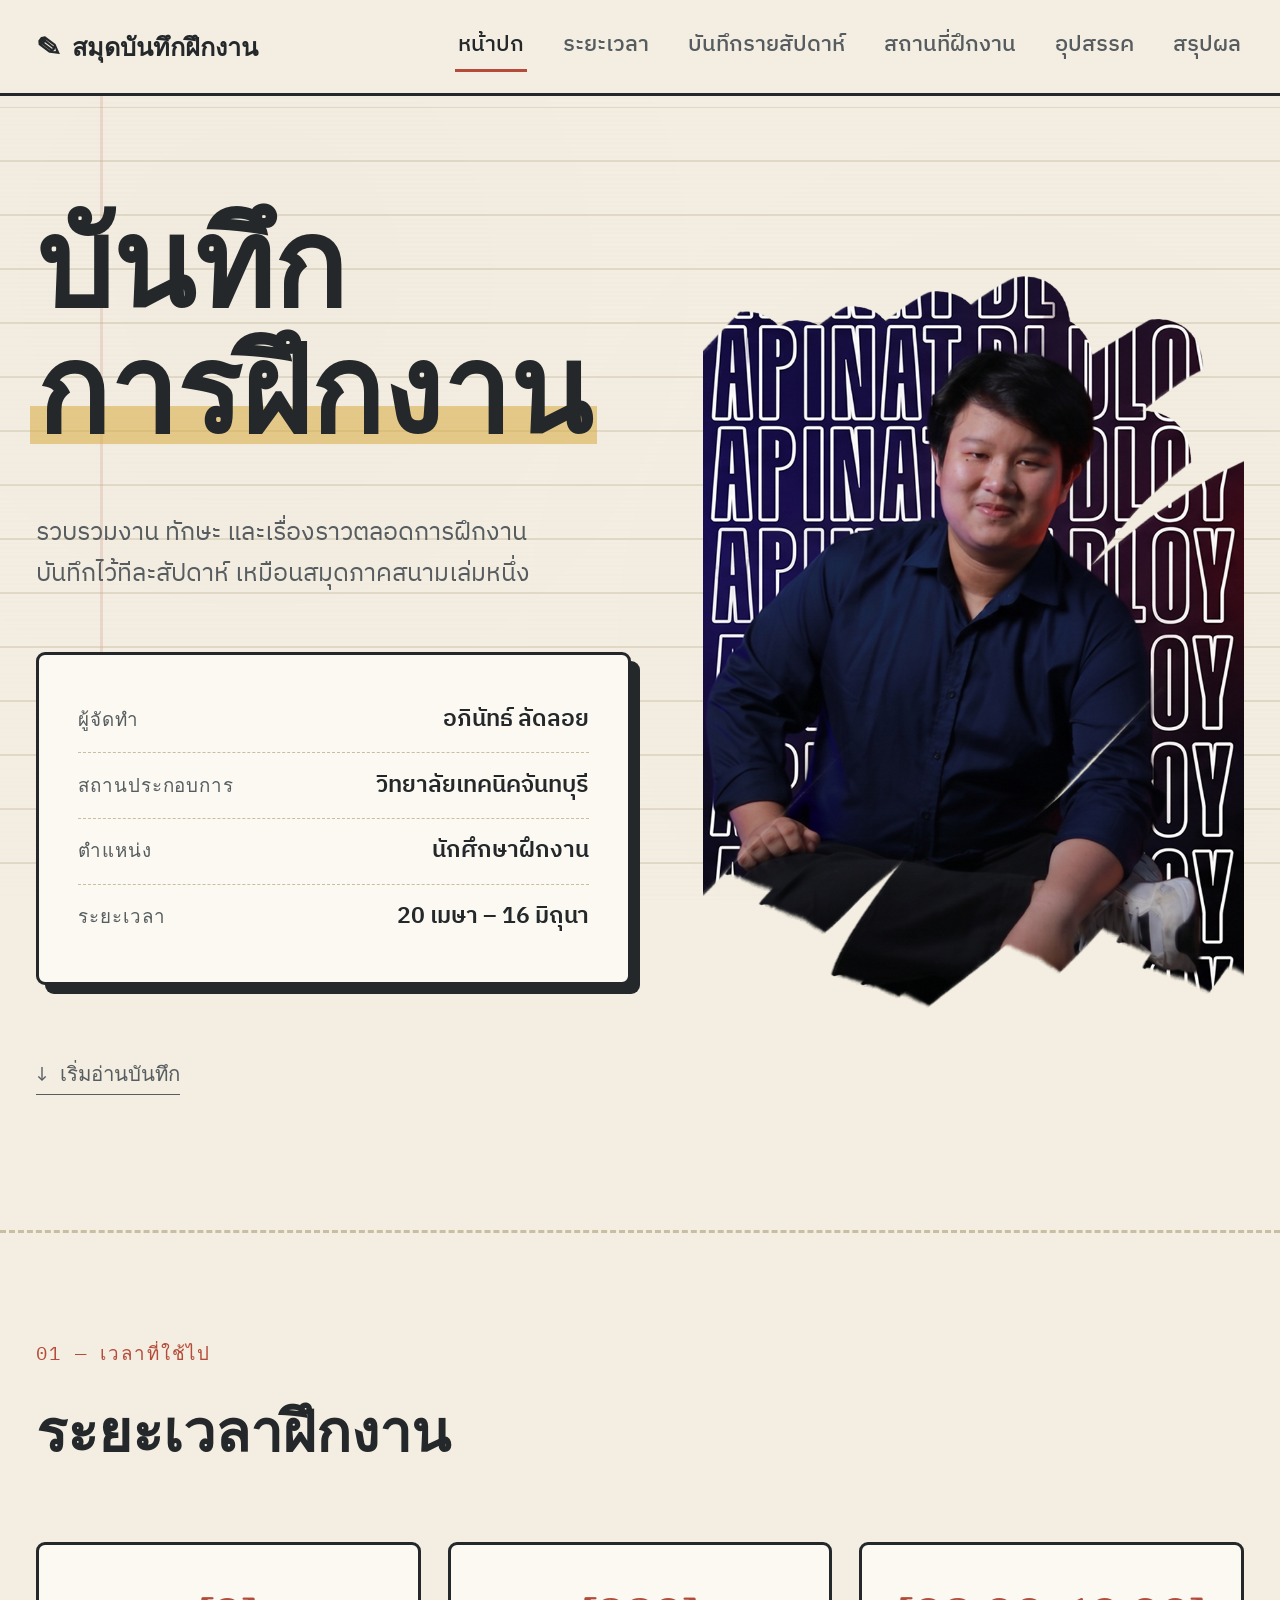
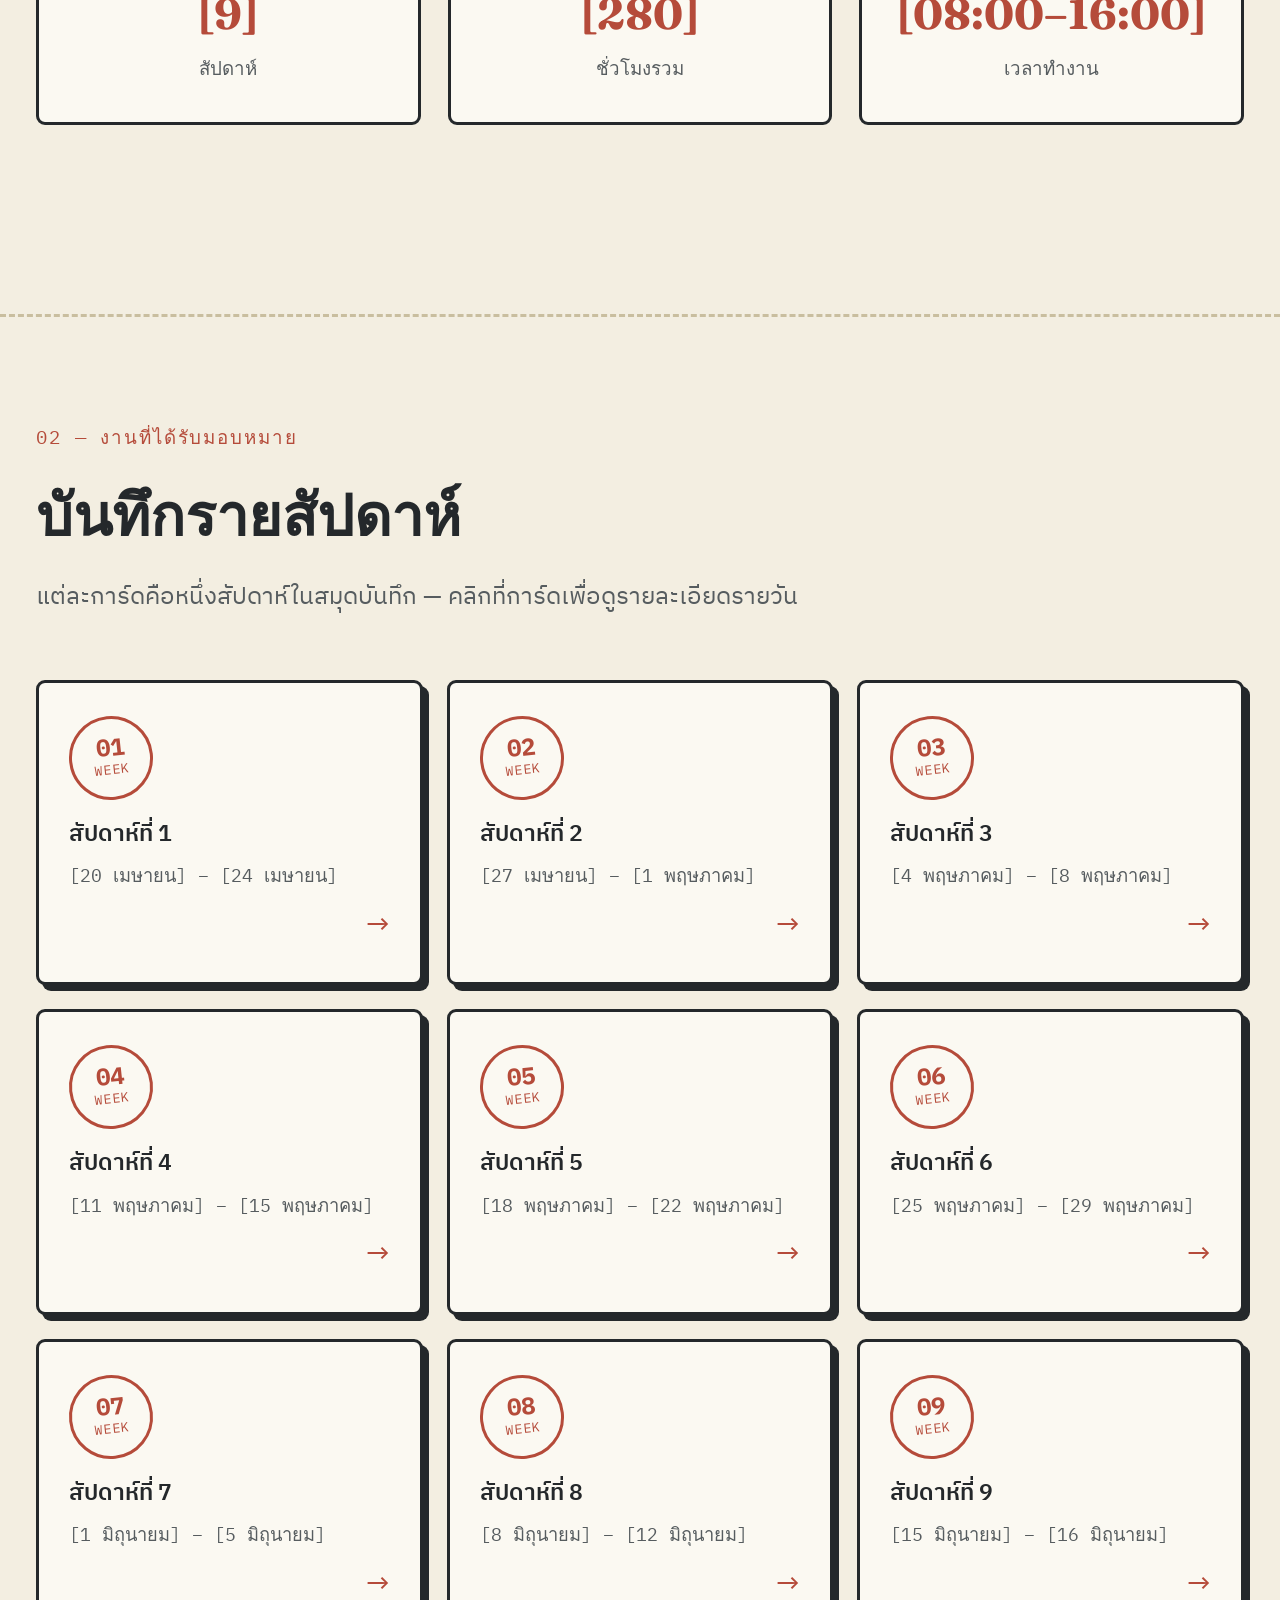
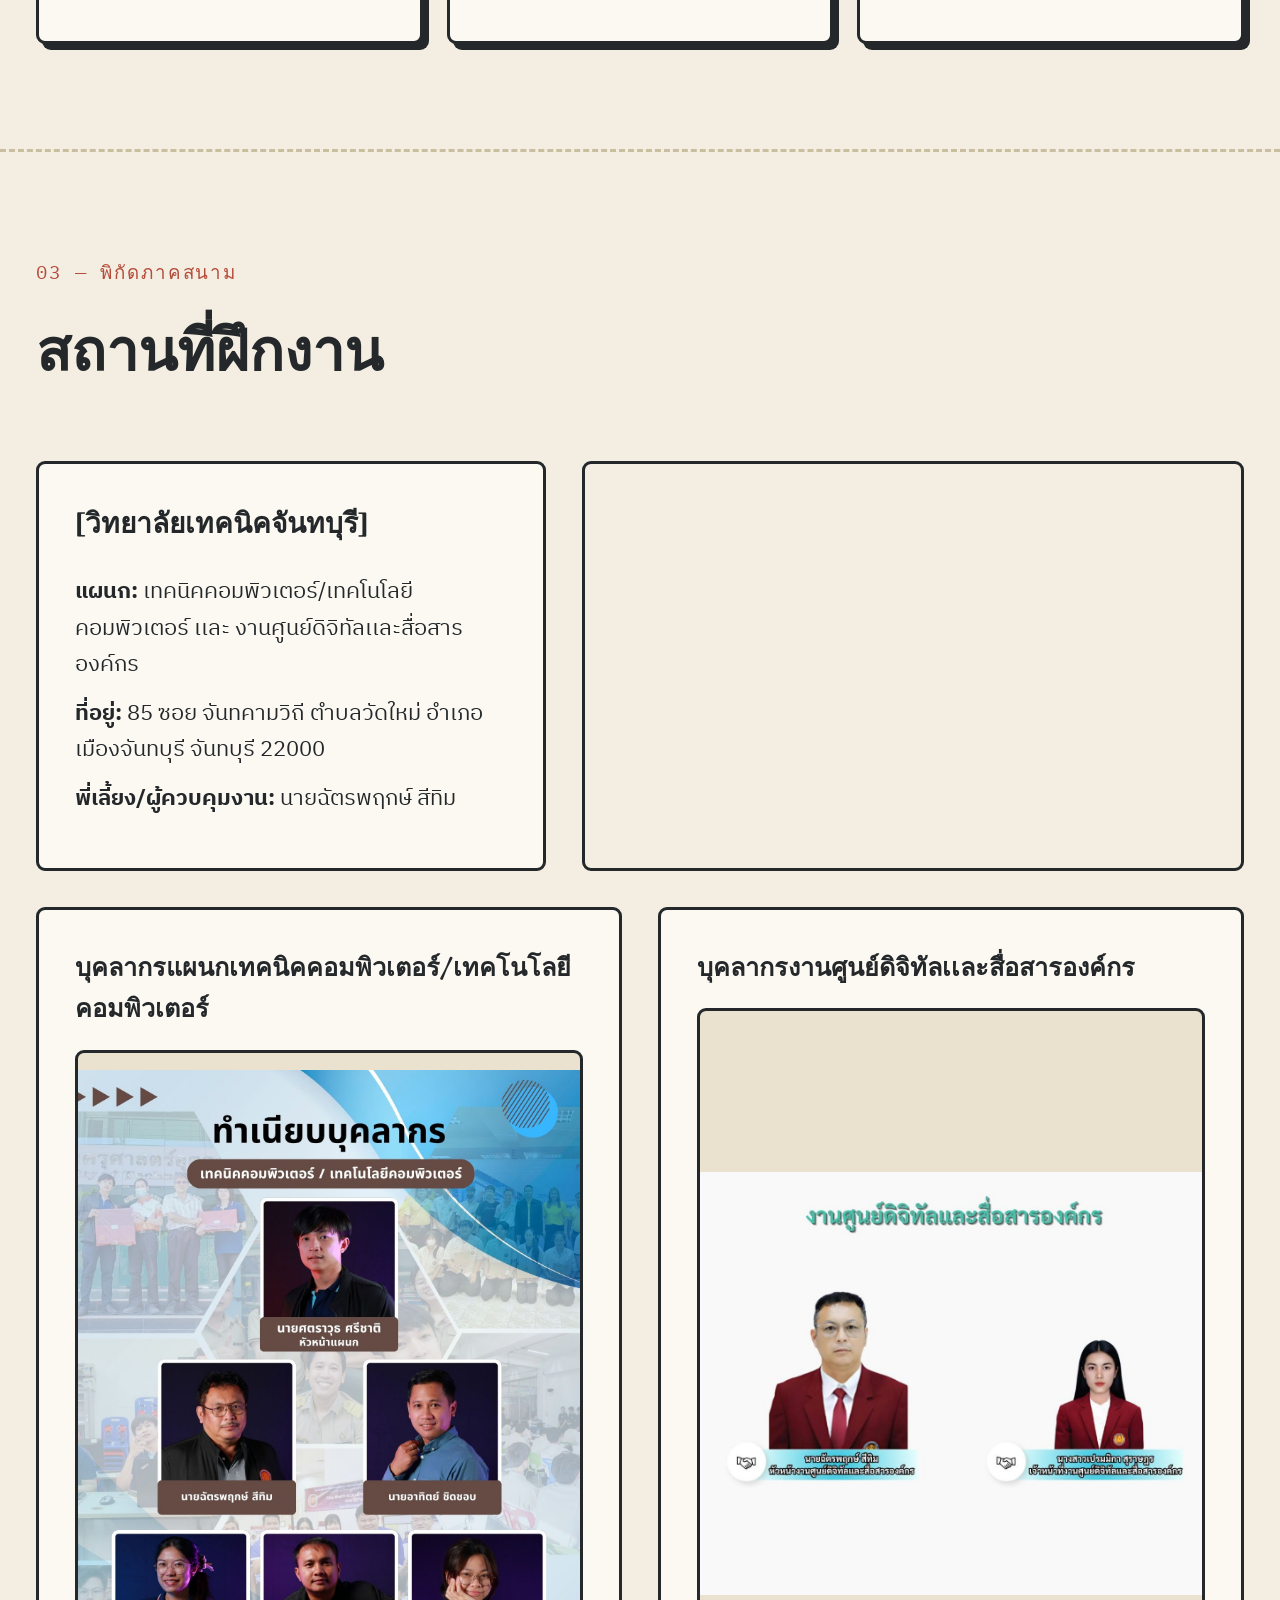
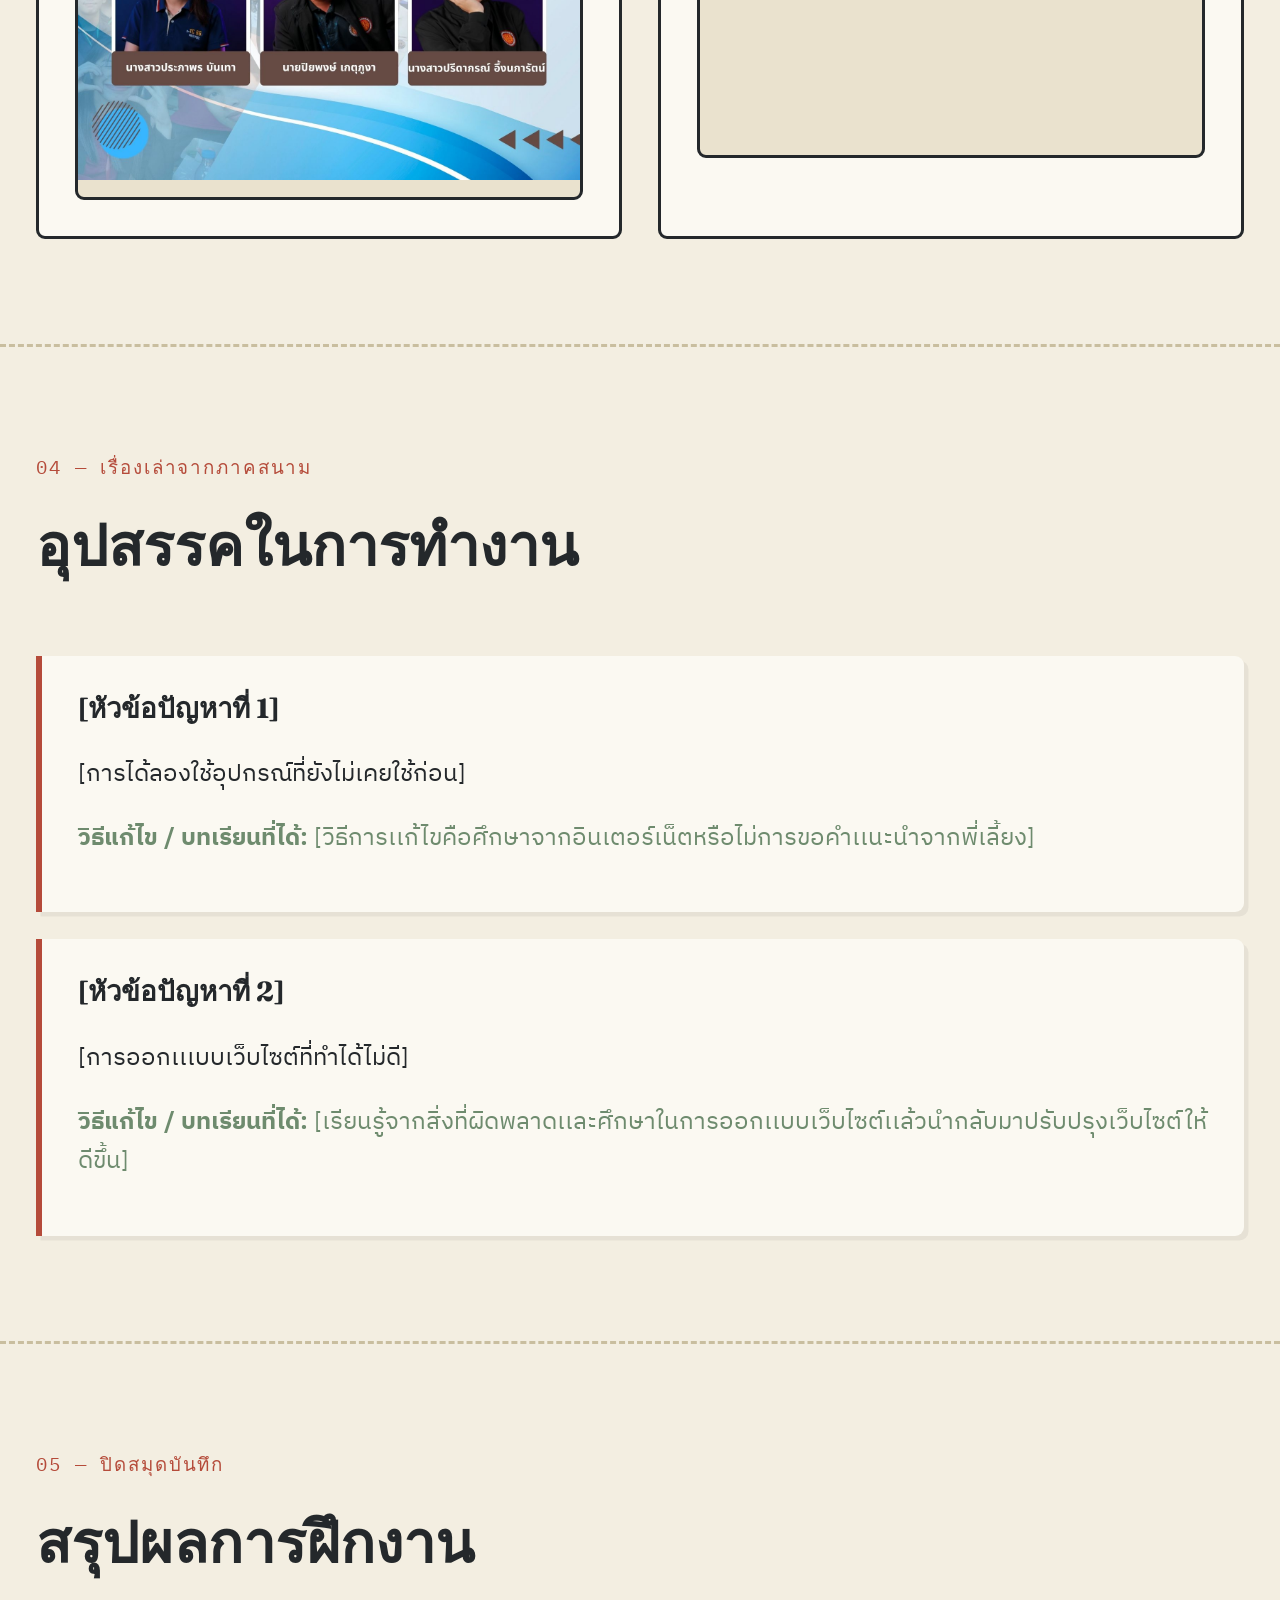
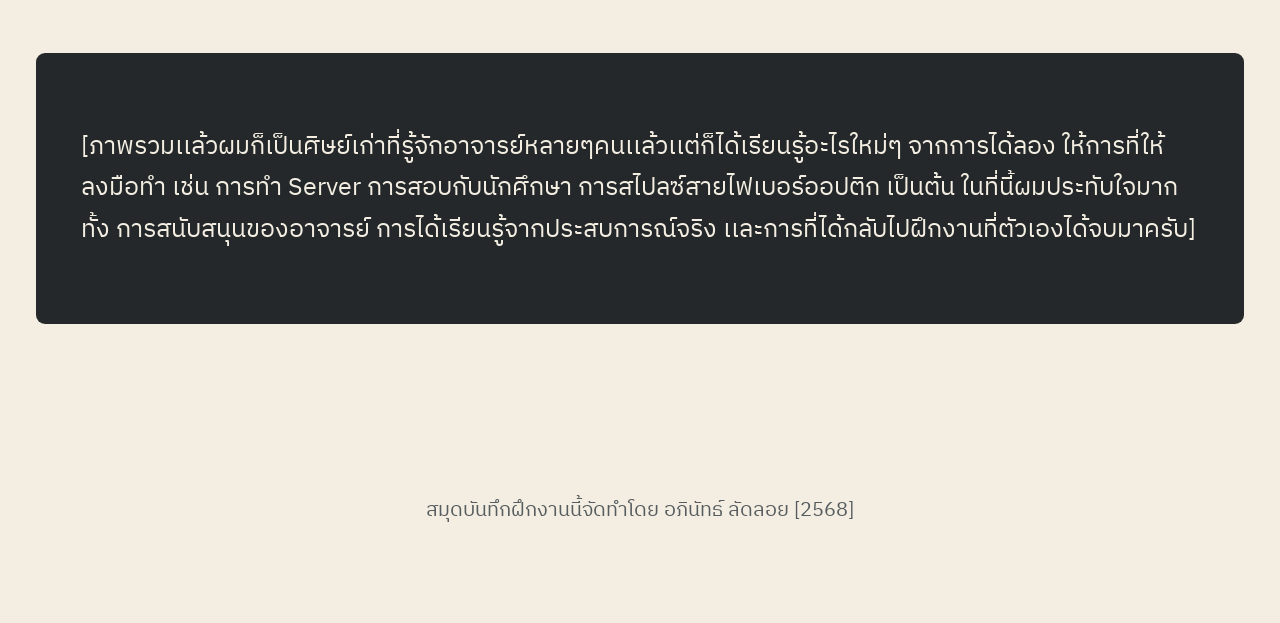
<file: index.html>
<!DOCTYPE html>
<html lang="th">

<head>
  <meta charset="UTF-8">
  <meta name="viewport" content="width=device-width, initial-scale=1.0">
  <title>รายงานฝึกงาน — อภินัทธ์ ลัดลอย</title>
  <link rel="preconnect" href="https://fonts.googleapis.com">
  <link
    href="https://fonts.googleapis.com/css2?family=Fraunces:ital,opsz,wght@0,9..144,400;0,9..144,600;0,9..144,700;1,9..144,500&family=IBM+Plex+Sans+Thai:wght@400;500;600;700&family=IBM+Plex+Mono:wght@500;600&display=swap"
    rel="stylesheet">
  <link rel="stylesheet" href="style.css">
</head>

<body>

  <!-- ===== stitched paper texture overlay ===== -->
  <div class="paper-grain" aria-hidden="true"></div>

  <!-- ===== TOP NAV ===== -->
  <header class="topbar">
    <div class="topbar-inner">
      <a href="#cover" class="brand">
        <span class="brand-mark">✎</span>
        <span class="brand-text">สมุดบันทึกฝึกงาน</span>
      </a>
      <nav class="navlinks" id="navlinks">
        <a href="#cover" class="navlink">หน้าปก</a>
        <a href="#duration" class="navlink">ระยะเวลา</a>
        <a href="#logbook" class="navlink">บันทึกรายสัปดาห์</a>
        <a href="#location" class="navlink">สถานที่ฝึกงาน</a>
        <a href="#obstacles" class="navlink">อุปสรรค</a>
        <a href="#summary" class="navlink">สรุปผล</a>
      </nav>
      <button class="menu-toggle" id="menuToggle" aria-label="เปิดเมนู">☰</button>
    </div>
  </header>

  <main>

    <!-- ===== COVER / HERO ===== -->
    <section id="cover" class="cover">
      <div class="cover-left">
        <h1 class="cover-title">
          บันทึก<br>
          <span class="ink-underline">การฝึกงาน</span>
        </h1>
        <p class="cover-sub">รวบรวมงาน ทักษะ และเรื่องราวตลอดการฝึกงาน<br>บันทึกไว้ทีละสัปดาห์
          เหมือนสมุดภาคสนามเล่มหนึ่ง</p>

        <div class="cover-card">
          <div class="cover-card-row">
            <span class="cover-label">ผู้จัดทำ</span>
            <span class="cover-value">อภินัทธ์ ลัดลอย</span>
          </div>
          <div class="cover-card-row">
            <span class="cover-label">สถานประกอบการ</span>
            <span class="cover-value">วิทยาลัยเทคนิคจันทบุรี</span>
          </div>
          <div class="cover-card-row">
            <span class="cover-label">ตำแหน่ง</span>
            <span class="cover-value">นักศึกษาฝึกงาน</span>
          </div>
          <div class="cover-card-row">
            <span class="cover-label">ระยะเวลา</span>
            <span class="cover-value">20 เมษา – 16 มิถุนา</span>
          </div>
        </div>

        <a href="#duration" class="scroll-cue" aria-label="เลื่อนลง">↓ เริ่มอ่านบันทึก</a>
      </div>

      <div class="cover-image">
        <img src="images/my_self.png" alt="รูปผู้จัดทำ" />
      </div>
    </section>

    <!-- ===== DURATION ===== -->
    <section id="duration" class="section">
      <div class="section-head">
        <span class="section-eyebrow">01 — เวลาที่ใช้ไป</span>
        <h2 class="section-title">ระยะเวลาฝึกงาน</h2>
      </div>

      <div class="duration-grid">
        <div class="duration-stat">
          <span class="stat-number">[9]</span>
          <span class="stat-label">สัปดาห์</span>
        </div>
        <div class="duration-stat">
          <span class="stat-number">[280]</span>
          <span class="stat-label">ชั่วโมงรวม</span>
        </div>
        <div class="duration-stat">
          <span class="stat-number">[08:00–16:00]</span>
          <span class="stat-label">เวลาทำงาน</span>
        </div>
      </div>
    </section>

    <!-- ===== LOGBOOK (WEEKS) ===== -->
    <section id="logbook" class="section logbook-section">
      <div class="section-head">
        <span class="section-eyebrow">02 — งานที่ได้รับมอบหมาย</span>
        <h2 class="section-title">บันทึกรายสัปดาห์</h2>
        <p class="section-desc">แต่ละการ์ดคือหนึ่งสัปดาห์ในสมุดบันทึก — คลิกที่การ์ดเพื่อดูรายละเอียดรายวัน</p>
      </div>

      <div class="logbook" id="logbookGrid">
        <!-- Week cards generated by JS from the weeks data in script.js -->
      </div>
    </section>

    <!-- ===== LOCATION ===== -->
    <section id="location" class="section">
      <div class="section-head">
        <span class="section-eyebrow">03 — พิกัดภาคสนาม</span>
        <h2 class="section-title">สถานที่ฝึกงาน</h2>
      </div>

      <div class="location-grid">
        <div class="location-card">
          <h3>[วิทยาลัยเทคนิคจันทบุรี]</h3>
          <p class="location-detail"><strong>แผนก:</strong> เทคนิคคอมพิวเตอร์/เทคโนโลยีคอมพิวเตอร์ เเละ
            งานศูนย์ดิจิทัลเเละสื่อสารองค์กร</p>
          <p class="location-detail"><strong>ที่อยู่:</strong> 85 ซอย จันทคามวิถี ตำบลวัดใหม่ อำเภอเมืองจันทบุรี
            จันทบุรี 22000</p>
          <p class="location-detail"><strong>พี่เลี้ยง/ผู้ควบคุมงาน:</strong> นายฉัตรพฤกษ์ สีทิม</p>
        </div>
        <div class="location-map">
          <!-- Replace src with an embedded Google Maps link -->
          <iframe title="แผนที่สถานที่ฝึกงาน"
            src="https://www.google.com/maps?q=วิทยาลัยเทคนิคจันทบุรี สถาบันการอาชีวศึกษาภาคตะวันออก&output=embed"
            loading="lazy" referrerpolicy="no-referrer-when-downgrade">
          </iframe>
        </div>
      </div>

      <div class="personnel-grid">
        <div class="personnel-card">
          <h3>บุคลากรแผนกเทคนิคคอมพิวเตอร์/เทคโนโลยีคอมพิวเตอร์</h3>
          <div class="personnel-image">
            <img src="images/technology_computer.jpg" alt="ภาพบุคลากรแผนกเทคนิคคอมพิวเตอร์" />
          </div>
        </div>

        <div class="personnel-card">
          <h3>บุคลากรงานศูนย์ดิจิทัลเเละสื่อสารองค์กร</h3>
          <div class="personnel-image">
            <img src="images/data_center.jpg" alt="ภาพงานศูนย์ดิจิทัลเเละสื่อสารองค์กร" />
          </div>
        </div>
      </div>
    </section>

    <!-- ===== OBSTACLES ===== -->
    <section id="obstacles" class="section">
      <div class="section-head">
        <span class="section-eyebrow">04 — เรื่องเล่าจากภาคสนาม</span>
        <h2 class="section-title">อุปสรรคในการทำงาน</h2>
      </div>

      <div class="notes-stack">
        <article class="note-card">
          <h3>[หัวข้อปัญหาที่ 1]</h3>
          <p>[การได้ลองใช้อุปกรณ์ที่ยังไม่เคยใช้ก่อน]</p>
          <p class="note-resolution"><strong>วิธีแก้ไข / บทเรียนที่ได้:</strong>
            [วิธีการเเก้ไขคือศึกษาจากอินเตอร์เน็ตหรือไม่การขอคำเเนะนำจากพี่เลี้ยง]</p>
        </article>
        <article class="note-card">
          <h3>[หัวข้อปัญหาที่ 2]</h3>
          <p>[การออกเเเบบเว็บไซต์ที่ทำได้ไม่ดี]</p>
          <p class="note-resolution"><strong>วิธีแก้ไข / บทเรียนที่ได้:</strong>
            [เรียนรู้จากสิ่งที่ผิดพลาดเเละศึกษาในการออกเเบบเว็บไซต์เเล้วนำกลับมาปรับปรุงเว็บไซต์ให้ดีขึ้น]</p>
        </article>
      </div>
    </section>

    <!-- ===== SUMMARY ===== -->
    <section id="summary" class="section summary-section">
      <div class="section-head">
        <span class="section-eyebrow">05 — ปิดสมุดบันทึก</span>
        <h2 class="section-title">สรุปผลการฝึกงาน</h2>
      </div>
      <div class="summary-card">
        <p>[ภาพรวมเเล้วผมก็เป็นศิษย์เก่าที่รู้จักอาจารย์หลายๆคนเเล้วเเต่ก็ได้เรียนรู้อะไรใหม่ๆ จากการได้ลอง
          ให้การที่ให้ลงมือทำ เช่น การทำ Server การสอบกับนักศึกษา การสไปลซ์สายไฟเบอร์ออปติก เป็นต้น
          ในที่นี้ผมประทับใจมากทั้ง การสนับสนุนของอาจารย์ การได้เรียนรู้จากประสบการณ์จริง เเละการที่ได้กลับไปฝึกงานที่ตัวเองได้จบมาครับ]
        </p>
      </div>
    </section>
  </main>
  <footer class="site-footer">
    <p>สมุดบันทึกฝึกงานนี้จัดทำโดย อภินัทธ์ ลัดลอย [2568]</p>
  </footer>

  <script src="script.js"></script>
</body>

</html>
</file>
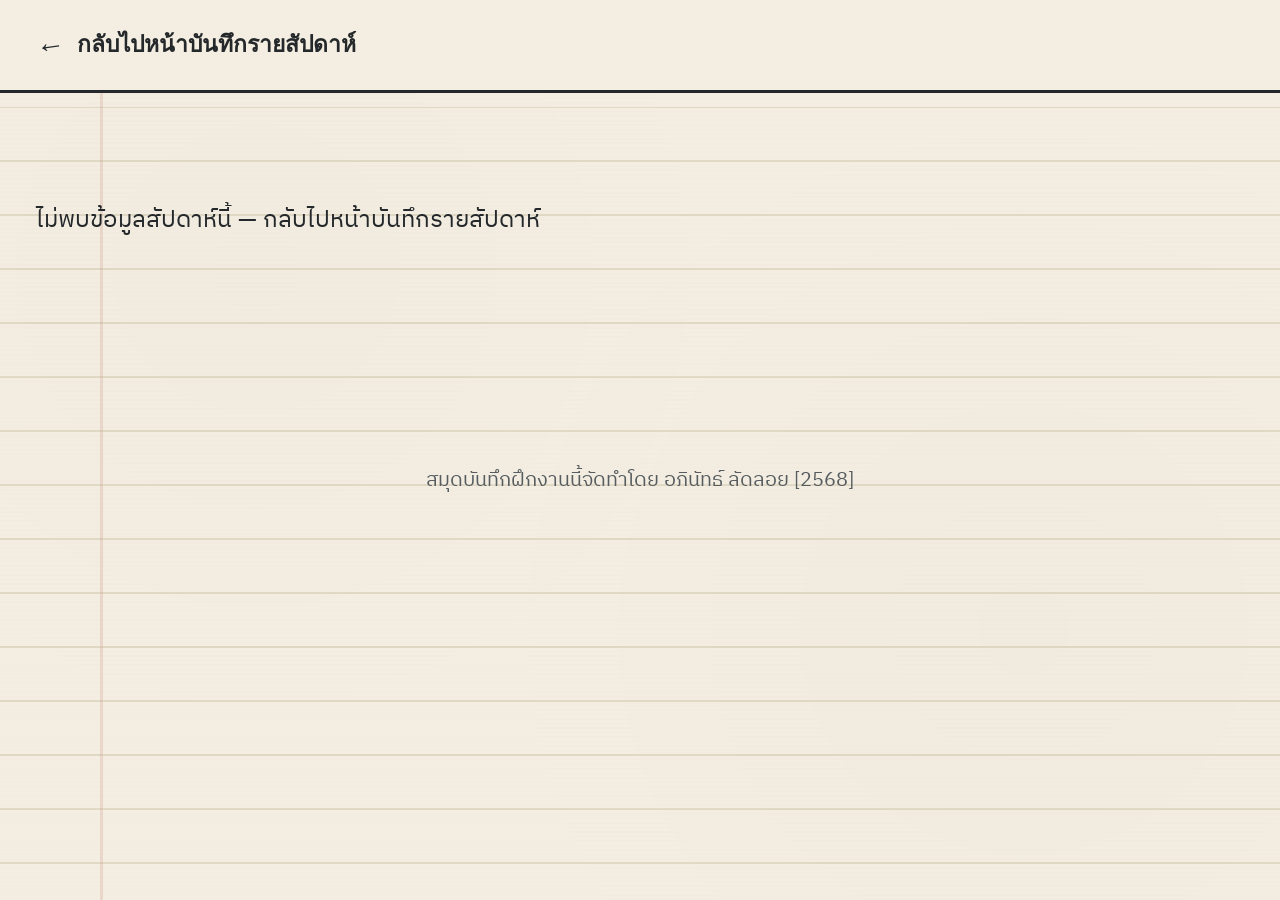
<file: week.html>
<!DOCTYPE html>
<html lang="th">
<head>
<meta charset="UTF-8">
<meta name="viewport" content="width=device-width, initial-scale=1.0">
<title>รายละเอียดสัปดาห์ — สมุดบันทึกฝึกงาน</title>
<link rel="preconnect" href="https://fonts.googleapis.com">
<link href="https://fonts.googleapis.com/css2?family=Fraunces:ital,opsz,wght@0,9..144,400;0,9..144,600;0,9..144,700;1,9..144,500&family=IBM+Plex+Sans+Thai:wght@400;500;600;700&family=IBM+Plex+Mono:wght@500;600&display=swap" rel="stylesheet">
<link rel="stylesheet" href="style.css">
</head>
<body>

<div class="paper-grain" aria-hidden="true"></div>

<header class="topbar">
  <div class="topbar-inner">
    <a href="index.html#logbook" class="brand back-link">
      <span class="brand-mark">←</span>
      <span class="brand-text">กลับไปหน้าบันทึกรายสัปดาห์</span>
    </a>
  </div>
</header>

<main>
  <section class="week-detail" id="weekDetail">
    <!-- rendered by JS based on ?w= query param -->
  </section>
</main>

<footer class="site-footer">
  <p>สมุดบันทึกฝึกงานนี้จัดทำโดย อภินัทธ์ ลัดลอย  [2568]</p>
</footer>

<script src="script.js"></script>
</body>
</html>
</file>
<file: style.css>
/* =========================================================
   DESIGN TOKENS — "Field Logbook" theme
   Paper: warm kraft cream · Ink: charcoal navy
   Accents: mustard (highlight), stamp-red (dates/marks), sage (success/notes)
   ========================================================= */
:root{
  --paper:      #F3EEE1;
  --paper-deep: #EAE2CE;
  --ink:        #24282B;
  --ink-soft:   #565C5F;
  --mustard:    #D8A93E;
  --stamp-red:  #B54B3A;
  --sage:       #6E8B6E;
  --line:       #C9BE9F;
  --white-ish:  #FBF9F2;

  --font-display: 'Fraunces', serif;
  --font-body: 'IBM Plex Sans Thai', sans-serif;
  --font-mono: 'IBM Plex Mono', monospace;

  --radius: 6px;
  --max-width: 980px;
}

*{ box-sizing: border-box; }
html{ scroll-behavior: smooth; }

body{
  margin:0;
  background: var(--paper);
  color: var(--ink);
  font-family: var(--font-body);
  line-height: 1.65;
  position: relative;
  zoom: 150%;
}

/* paper grain + notebook ruling via layered gradients */
.paper-grain{
  position: fixed;
  inset: 0;
  pointer-events: none;
  z-index: 0;
  opacity: .5;
  background-image:
    radial-gradient(circle at 20% 30%, rgba(0,0,0,0.02) 0, transparent 40%),
    radial-gradient(circle at 80% 70%, rgba(0,0,0,0.025) 0, transparent 45%),
    repeating-linear-gradient(0deg, rgba(0,0,0,0.012) 0px, rgba(0,0,0,0.012) 1px, transparent 1px, transparent 3px),
    linear-gradient(to right, transparent 0 67px, rgba(181,75,58,0.28) 67px 69px, transparent 69px 100%),
    repeating-linear-gradient(to bottom, transparent 0 35px, rgba(157,140,89,0.4) 35px 36px);
}

main, header, footer{ position: relative; z-index: 1; }

a{ color: inherit; text-decoration: none; }

img{ max-width:100%; display:block; }

/* ================= TOPBAR ================= */
.topbar{
  position: sticky;
  top:0;
  z-index: 50;
  background: var(--paper);
  border-bottom: 2px solid var(--ink);
}
.topbar-inner{
  max-width: var(--max-width);
  margin: 0 auto;
  padding: 14px 24px;
  display:flex;
  align-items:center;
  justify-content:space-between;
  gap: 20px;
}
.brand{
  display:flex;
  align-items:center;
  gap:8px;
  font-family: var(--font-display);
  font-weight: 600;
  font-size: 1.05rem;
}
.brand-mark{
  font-size: 1.2rem;
  transform: rotate(-8deg);
  display:inline-block;
}
.navlinks{
  display:flex;
  gap: 22px;
  flex-wrap: wrap;
}
.navlink{
  font-size: .92rem;
  font-weight: 500;
  color: var(--ink-soft);
  padding: 4px 2px;
  border-bottom: 2px solid transparent;
  transition: color .15s ease, border-color .15s ease;
  white-space: nowrap;
}
.navlink:hover, .navlink.active{
  color: var(--ink);
  border-bottom-color: var(--stamp-red);
}
.menu-toggle{
  display:none;
  background:none;
  border: 2px solid var(--ink);
  border-radius: var(--radius);
  font-size: 1.1rem;
  padding: 4px 10px;
  cursor:pointer;
}

@media (max-width: 760px){
  .navlinks{
    display:none;
    position:absolute;
    top: 100%;
    left:0; right:0;
    background: var(--paper);
    border-bottom: 2px solid var(--ink);
    flex-direction: column;
    padding: 14px 24px;
    gap: 14px;
  }
  .navlinks.open{ display:flex; }
  .menu-toggle{ display:inline-block; }
}

/* ================= COVER ================= */
.cover{
  max-width: var(--max-width);
  margin: 0 auto;
  padding: 70px 24px 90px;
  display:flex;
  align-items: stretch;
  gap: 48px;
  min-height: 78vh;
}
.cover-left{
  flex: 1.1;
  display:flex;
  flex-direction: column;
  align-items: flex-start;
}

.cover-image{
  flex: 1;
  display:flex;
  overflow: hidden;
}
.cover-image img{
  width: 100%;
  height: 100%;
  object-fit: cover;
  object-position: center top;
  display:block;
}

@media (max-width: 760px){
  .cover{
    flex-direction: column;
  }
  .cover-image{
    order: -1;
    flex: none;
    height: 320px;
    width: 100%;
  }
}

.stamp-line{ font-size: .78rem; letter-spacing: .12em; font-weight: 600; text-align:center; }
.stamp-line.small{ font-size: .62rem; opacity:.8; }

.cover-title{
  font-family: var(--font-display);
  font-size: clamp(2.6rem, 7vw, 5rem);
  font-weight: 700;
  line-height: 1.05;
  margin: 0 0 22px;
}
.ink-underline{
  position: relative;
  display:inline-block;
}
.ink-underline::after{
  content:"";
  position:absolute;
  left:-4px; right:-4px; bottom: 6px;
  height: .32em;
  background: var(--mustard);
  z-index:-1;
  opacity: .55;
}
.cover-sub{
  max-width: 46ch;
  color: var(--ink-soft);
  font-size: 1.05rem;
  margin-bottom: 38px;
}

.cover-card{
  background: var(--white-ish);
  border: 2px solid var(--ink);
  border-radius: var(--radius);
  padding: 22px 26px;
  width: 100%;
  max-width: 480px;
  box-shadow: 6px 6px 0 var(--ink);
}
.cover-card-row{
  display:flex;
  justify-content: space-between;
  gap: 16px;
  padding: 9px 0;
  border-bottom: 1px dashed var(--line);
  font-size: .95rem;
}
.cover-card-row:last-child{ border-bottom:none; }
.cover-label{ color: var(--ink-soft); font-family: var(--font-mono); font-size: .78rem; text-transform: uppercase; letter-spacing: .05em; padding-top:2px;}
.cover-value{ font-weight: 600; text-align: right; }

.scroll-cue{
  margin-top: 48px;
  font-family: var(--font-mono);
  font-size: .85rem;
  color: var(--ink-soft);
  border-bottom: 1px solid var(--ink-soft);
  padding-bottom: 2px;
}

/* ================= SECTIONS (shared) ================= */
.section{
  max-width: var(--max-width);
  margin: 0 auto;
  padding: 70px 24px;
  border-top: 2px dashed var(--line);
}
.section-head{ margin-bottom: 42px; max-width: 62ch; }
.section-eyebrow{
  display:block;
  font-family: var(--font-mono);
  font-size: .78rem;
  letter-spacing: .1em;
  color: var(--stamp-red);
  margin-bottom: 10px;
  text-transform: uppercase;
}
.section-title{
  font-family: var(--font-display);
  font-size: clamp(1.7rem, 3.6vw, 2.4rem);
  margin: 0 0 6px;
}
.section-desc{ color: var(--ink-soft); margin-top: 10px; }

/* ================= DURATION ================= */
.duration-grid{
  display:grid;
  grid-template-columns: repeat(3, 1fr);
  gap: 18px;
  margin-bottom: 56px;
}
.duration-stat{
  background: var(--white-ish);
  border: 2px solid var(--ink);
  border-radius: var(--radius);
  padding: 22px 18px;
  text-align:center;
}
.stat-number{
  display:block;
  font-family: var(--font-display);
  font-size: 1.8rem;
  font-weight: 700;
  color: var(--stamp-red);
}
.stat-label{
  font-family: var(--font-mono);
  font-size: .78rem;
  color: var(--ink-soft);
  text-transform: uppercase;
}
@media (max-width:600px){ .duration-grid{ grid-template-columns: 1fr; } }

.timeline{
  position: relative;
  height: 120px;
  margin: 0 10px;
}
.timeline-track{
  position:absolute;
  top: 6px;
  left:0; right:0;
  height: 3px;
  background: var(--ink);
}
.timeline-point{
  position:absolute;
  top:0;
  transform: translateX(-50%);
  display:flex;
  flex-direction: column;
  align-items:center;
  width: 140px;
}
.tp-dot{
  width: 14px; height:14px;
  background: var(--mustard);
  border: 2px solid var(--ink);
  border-radius: 50%;
  margin-bottom: 10px;
}
.tp-label{
  font-size: .82rem;
  text-align:center;
  color: var(--ink-soft);
  line-height: 1.4;
}

/* ================= LOGBOOK / WEEKS ================= */
.logbook{
  display:grid;
  grid-template-columns: repeat(3, 1fr);
  gap: 16px;
}
.week-card{
  display:flex;
  flex-direction: column;
  align-items:flex-start;
  gap: 12px;
  background: var(--white-ish);
  border: 2px solid var(--ink);
  border-radius: var(--radius);
  padding: 22px 20px;
  text-align:left;
  cursor:pointer;
  box-shadow: 4px 4px 0 var(--ink);
  transition: transform .15s ease, box-shadow .15s ease;
}
.week-card:hover, .week-card:focus-visible{
  transform: translate(-2px,-2px);
  box-shadow: 6px 6px 0 var(--ink);
}

.week-stamp{
  flex-shrink:0;
  width: 56px; height:56px;
  border: 2px solid var(--stamp-red);
  color: var(--stamp-red);
  border-radius: 50%;
  display:flex;
  align-items:center;
  justify-content:center;
  flex-direction: column;
  font-family: var(--font-mono);
  transform: rotate(-6deg);
}
.week-stamp .w-no{ font-size: 1rem; font-weight: 700; line-height:1; }
.week-stamp .w-of{ font-size: .55rem; letter-spacing:.05em; }

.week-title-group{ width:100%; }
.week-title{ font-weight: 600; margin:0 0 4px; font-size: .96rem; line-height:1.4; }
.week-dates{ font-family: var(--font-mono); font-size: .76rem; color: var(--ink-soft); }

.week-card-arrow{
  align-self:flex-end;
  margin-top: -8px;
  font-size: 1.2rem;
  color: var(--stamp-red);
}

@media (max-width:820px){
  .logbook{ grid-template-columns: repeat(2, 1fr); }
}
@media (max-width:520px){
  .logbook{ grid-template-columns: 1fr; }
}

/* ================= WEEK DETAIL PAGE ================= */
.back-link{ font-size: .95rem; }
.week-detail{
  max-width: var(--max-width);
  margin: 0 auto;
  padding: 56px 24px 90px;
}
.week-detail-head{ margin-bottom: 44px; max-width: 62ch; }
.week-detail-eyebrow{
  display:flex;
  align-items:center;
  gap: 14px;
  margin-bottom: 14px;
}
.week-detail-eyebrow .week-stamp{ width: 46px; height:46px; }
.week-detail-eyebrow .week-stamp .w-no{ font-size: .85rem; }
.week-detail-title{
  font-family: var(--font-display);
  font-size: clamp(1.7rem, 3.6vw, 2.4rem);
  margin: 0 0 6px;
}
.week-detail-dates{ font-family: var(--font-mono); font-size: .85rem; color: var(--ink-soft); }

.day-list{
  display:flex;
  flex-direction: column;
  gap: 20px;
}
.day-card{
  background: var(--white-ish);
  border: 2px solid var(--ink);
  border-radius: var(--radius);
  padding: 22px 24px;
  display:grid;
  grid-template-columns: 96px 1fr;
  gap: 22px;
}
.day-card-head{
  display:flex;
  flex-direction: column;
  align-items:center;
  gap: 8px;
}
.day-number{
  width: 52px; height:52px;
  border: 2px solid var(--sage);
  color: var(--sage);
  border-radius: 50%;
  display:flex;
  align-items:center;
  justify-content:center;
  font-family: var(--font-mono);
  font-weight: 700;
  font-size: .95rem;
}
.day-date{
  font-family: var(--font-mono);
  font-size: .74rem;
  color: var(--ink-soft);
  text-align:center;
}
.day-body h4{
  font-family: var(--font-mono);
  font-size: .75rem;
  text-transform: uppercase;
  letter-spacing: .06em;
  color: var(--sage);
  margin: 0 0 6px;
}
.day-body p{ margin: 0 0 14px; color: var(--ink); font-size: .95rem; }
.day-images{
  display:flex;
  gap: 10px;
}
.day-image{
  flex: 1;
  min-width: 0;
  border: 2px dashed var(--line);
  border-radius: var(--radius);
  aspect-ratio: 4/3;
  display:flex;
  align-items:center;
  justify-content:center;
  color: var(--ink-soft);
  font-family: var(--font-mono);
  font-size: .78rem;
  overflow:hidden;
}
.day-image img{ width:100%; height:100%; object-fit: cover; }

.day-card.day-off{
  align-items:center;
  padding: 14px 24px;
  background: var(--paper-deep);
}
.day-card.day-off .day-number{
  border-color: var(--ink-soft);
  color: var(--ink-soft);
}
.day-off-badge{
  display:inline-block;
  font-family: var(--font-mono);
  font-size: .8rem;
  color: var(--stamp-red);
  background: var(--white-ish);
  border: 1px dashed var(--stamp-red);
  border-radius: 999px;
  padding: 6px 16px;
}

@media (max-width:600px){
  .day-card{ grid-template-columns: 1fr; }
  .day-card-head{ flex-direction: row; }
  .day-images{ flex-wrap: wrap; }
  .day-image{ flex-basis: calc(50% - 5px); }
}

/* ================= LOCATION ================= */
.location-grid{
  display:grid;
  grid-template-columns: 1fr 1.3fr;
  gap: 24px;
  align-items: stretch;
}
.location-card{
  background: var(--white-ish);
  border: 2px solid var(--ink);
  border-radius: var(--radius);
  padding: 24px;
}
.location-card h3{ font-family: var(--font-display); margin-top:0; }
.location-detail{ font-size: .92rem; margin: 8px 0; }
.location-map{
  border: 2px solid var(--ink);
  border-radius: var(--radius);
  overflow:hidden;
  min-height: 260px;
}
.location-map iframe{ width:100%; height:100%; min-height:260px; border:0; }

@media (max-width:760px){
  .location-grid{ grid-template-columns: 1fr; }
}

.personnel-grid{
  display:grid;
  grid-template-columns: repeat(2, 1fr);
  gap: 24px;
  margin-top: 24px;
}
.personnel-card{
  background: var(--white-ish);
  border: 2px solid var(--ink);
  border-radius: var(--radius);
  padding: 24px;
}
.personnel-card h3{
  font-family: var(--font-display);
  font-size: 1.05rem;
  margin: 0 0 14px;
}
.personnel-image{
  border: 2px solid var(--ink);
  border-radius: var(--radius);
  overflow:hidden;
  background: var(--paper-deep);
  height: 500px;
  display:flex;
  align-items:center;
  justify-content:center;
}
.personnel-image img{
  width: 100%;
  height: 100%;
  object-fit: contain;
}

@media (max-width:760px){
  .personnel-grid{ grid-template-columns: 1fr; }
}

/* ================= OBSTACLES / NOTES ================= */
.notes-stack{
  display:flex;
  flex-direction: column;
  gap: 18px;
}
.note-card{
  background: var(--white-ish);
  border-left: 4px solid var(--stamp-red);
  border-radius: 0 var(--radius) var(--radius) 0;
  padding: 20px 24px;
  box-shadow: 3px 3px 0 rgba(0,0,0,0.05);
}
.note-card h3{ font-family: var(--font-display); margin: 0 0 8px; font-size: 1.15rem; }
.note-resolution{ color: var(--sage); margin-top: 10px; }

/* ================= SUMMARY ================= */
.summary-card{
  background: var(--ink);
  color: var(--paper);
  border-radius: var(--radius);
  padding: 32px 30px;
  font-size: 1.05rem;
}

/* ================= FOOTER ================= */
.site-footer{
  text-align:center;
  padding: 30px 24px 50px;
  font-size: .85rem;
  color: var(--ink-soft);
}
</file>
